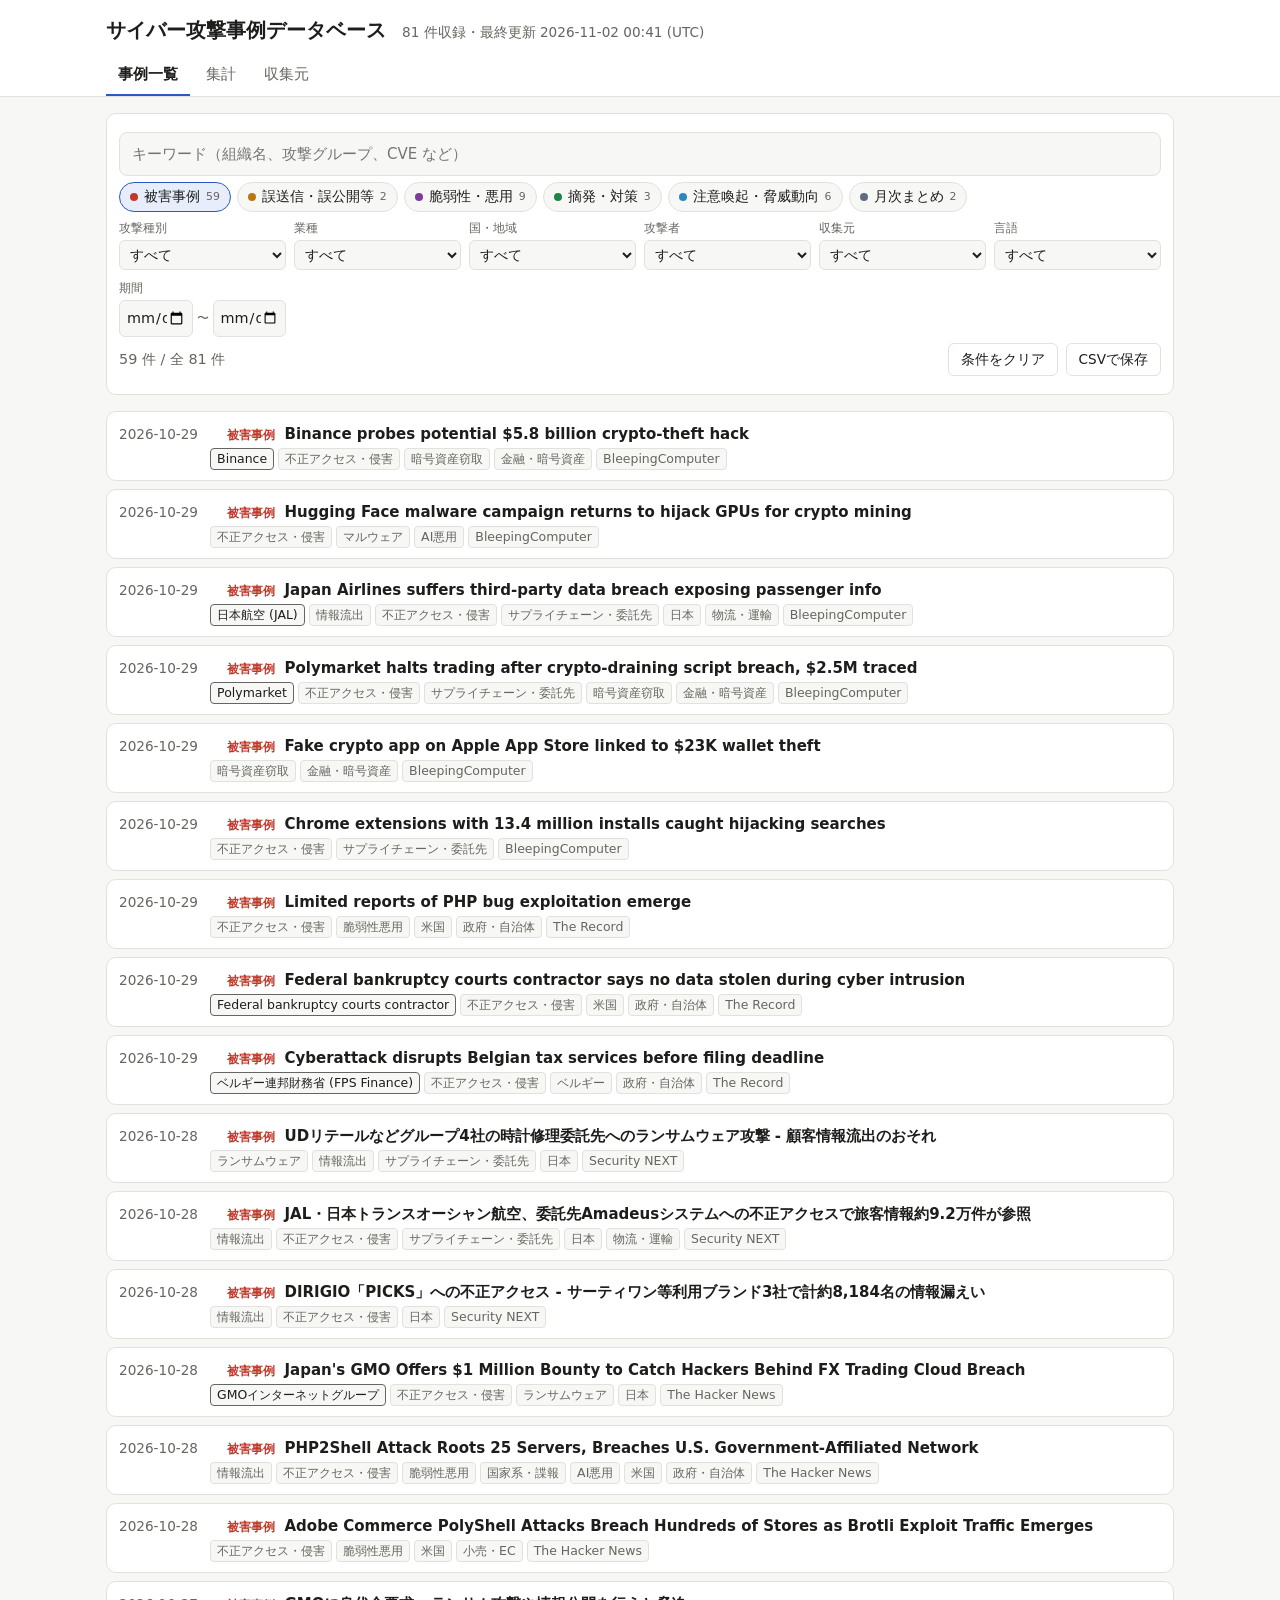
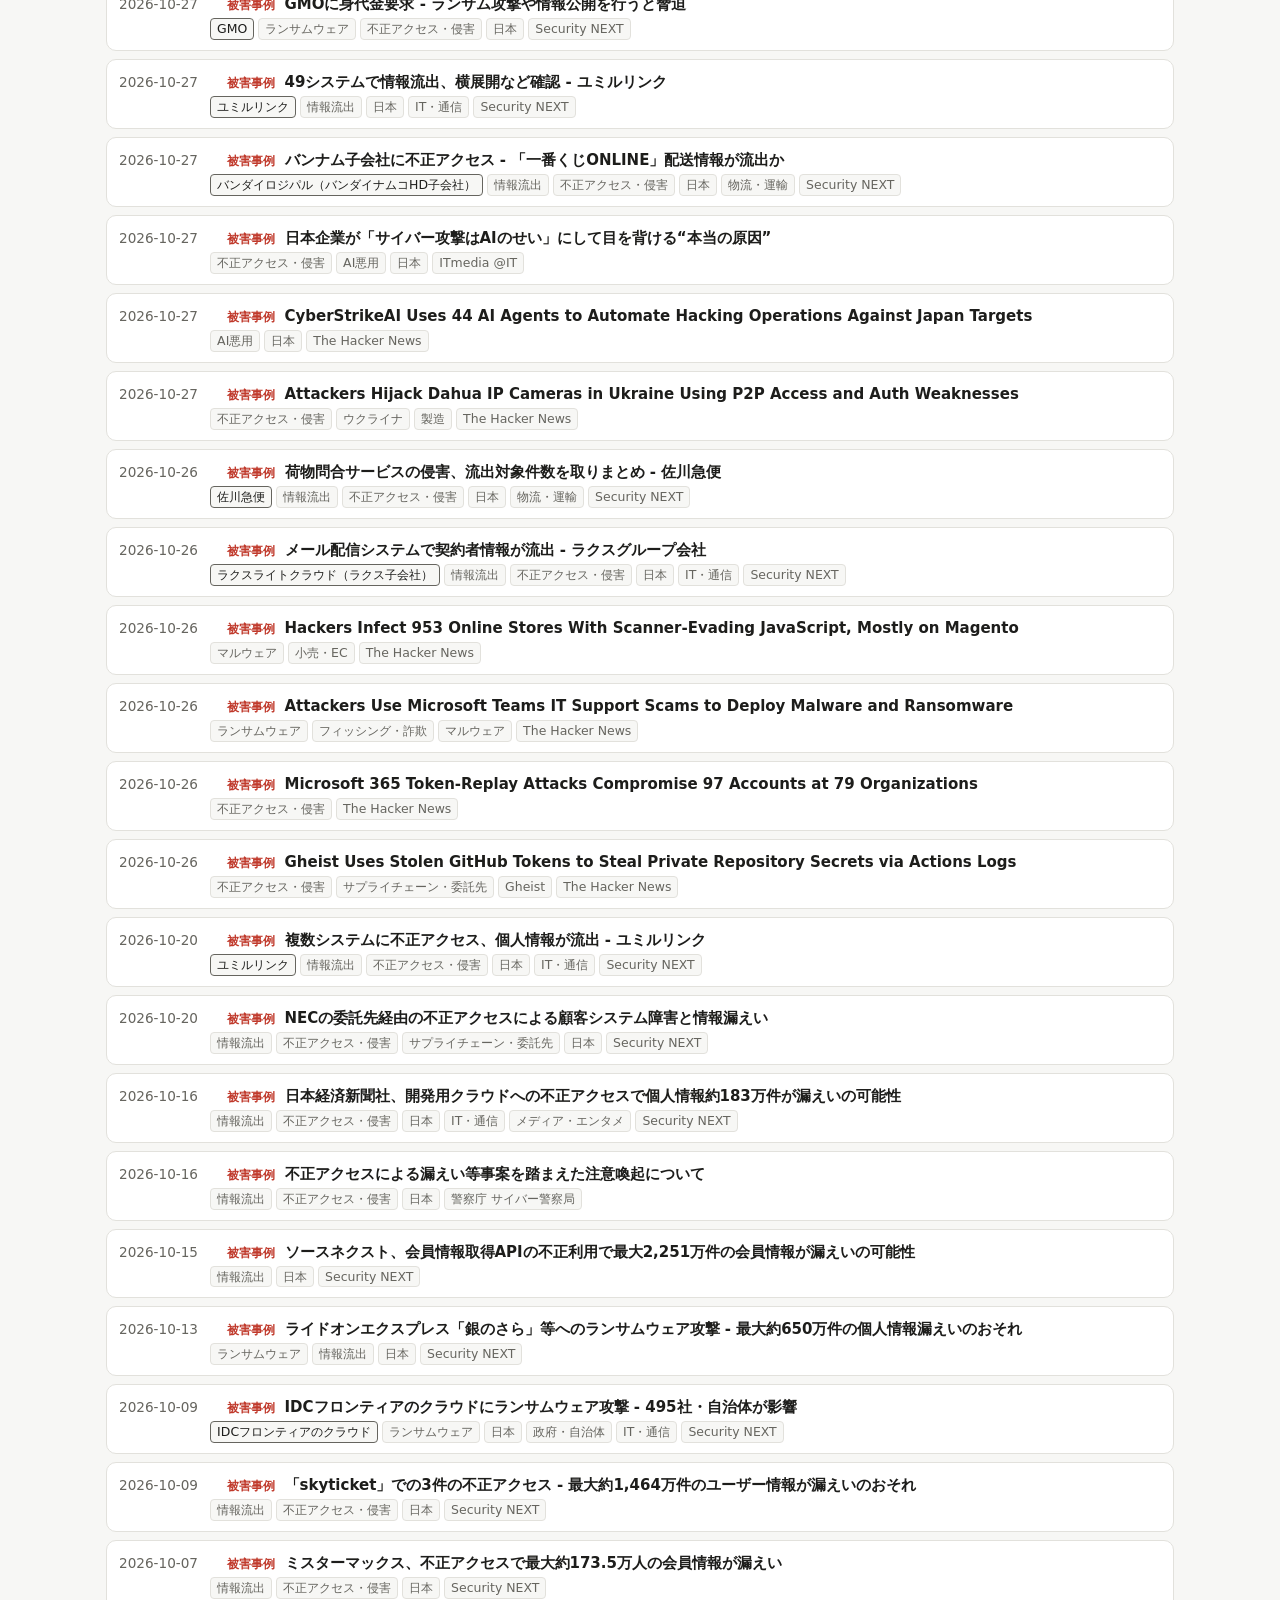
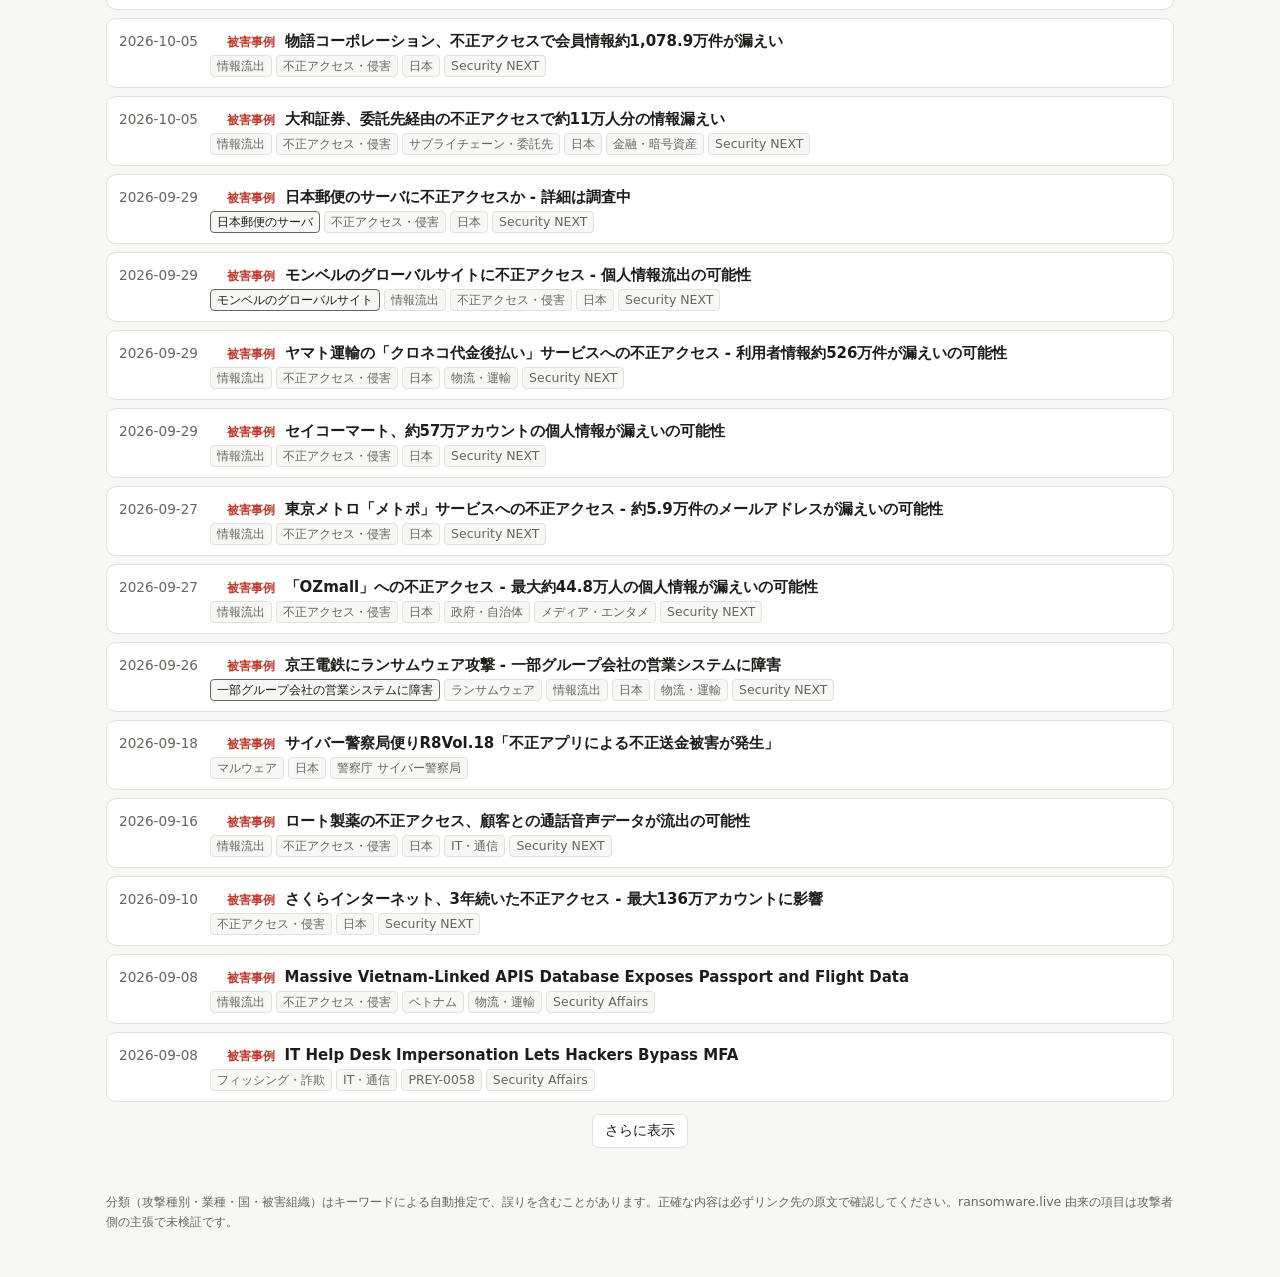
<file: docs/index.html>
<!doctype html>
<html lang="ja">
<head>
<meta charset="utf-8">
<meta name="viewport" content="width=device-width, initial-scale=1">
<title>サイバー攻撃事例データベース</title>
<meta name="description" content="国内外のセキュリティ報道・公的機関の情報から収集したサイバー攻撃事例の検索データベース">
<link rel="stylesheet" href="style.css">
</head>
<body>
<header class="top">
  <div class="wrap top-inner">
    <h1>サイバー攻撃事例データベース</h1>
    <p class="meta" id="meta">読み込み中…</p>
  </div>
  <nav class="wrap tabs" role="tablist">
    <button role="tab" class="tab" data-tab="list" aria-selected="true">事例一覧</button>
    <button role="tab" class="tab" data-tab="stats" aria-selected="false">集計</button>
    <button role="tab" class="tab" data-tab="sources" aria-selected="false">収集元</button>
  </nav>
</header>

<main class="wrap">
  <section id="filters" class="filters" aria-label="絞り込み">
    <div class="row">
      <input id="q" type="search" placeholder="キーワード（組織名、攻撃グループ、CVE など）" aria-label="キーワード">
    </div>
    <div class="row chips" id="kinds" aria-label="区分"></div>
    <div class="row selects">
      <label>攻撃種別<select id="f-attack"></select></label>
      <label>業種<select id="f-sector"></select></label>
      <label>国・地域<select id="f-country"></select></label>
      <label>攻撃者<select id="f-actor"></select></label>
      <label>収集元<select id="f-source"></select></label>
      <label>言語<select id="f-lang"><option value="">すべて</option><option value="ja">日本語</option><option value="en">英語</option></select></label>
      <label>期間<span class="dates"><input id="f-from" type="date" aria-label="開始日"><span>〜</span><input id="f-to" type="date" aria-label="終了日"></span></label>
    </div>
    <div class="row actions">
      <span id="count" class="count"></span>
      <button id="reset" class="btn">条件をクリア</button>
      <button id="csv" class="btn">CSVで保存</button>
    </div>
  </section>

  <section id="tab-list" class="panel">
    <ol id="list" class="list"></ol>
    <button id="more" class="btn more" hidden>さらに表示</button>
  </section>

  <section id="tab-stats" class="panel" hidden>
    <p class="hint">現在の絞り込み条件での集計です。</p>
    <div class="grid">
      <div class="card"><h2>月別件数</h2><div id="s-month" class="bars"></div></div>
      <div class="card"><h2>攻撃種別</h2><div id="s-attack" class="bars"></div></div>
      <div class="card"><h2>業種</h2><div id="s-sector" class="bars"></div></div>
      <div class="card"><h2>国・地域</h2><div id="s-country" class="bars"></div></div>
      <div class="card"><h2>攻撃者・グループ</h2><div id="s-actor" class="bars"></div></div>
      <div class="card"><h2>収集元</h2><div id="s-source" class="bars"></div></div>
    </div>
  </section>

  <section id="tab-sources" class="panel" hidden>
    <p class="hint">各ソースの最終取得状況です。取得に失敗しているソースは <code>config/sources.json</code> の URL を確認してください。</p>
    <table class="sources">
      <thead><tr><th>収集元</th><th>言語</th><th>状態</th><th>最終成功</th><th>件数</th></tr></thead>
      <tbody id="sources"></tbody>
    </table>
  </section>
</main>

<footer class="wrap foot">
  <p>分類（攻撃種別・業種・国・被害組織）はキーワードによる自動推定で、誤りを含むことがあります。正確な内容は必ずリンク先の原文で確認してください。ransomware.live 由来の項目は攻撃者側の主張で未検証です。</p>
</footer>

<template id="item-tpl">
  <li class="item">
    <button class="item-head" aria-expanded="false">
      <span class="date"></span>
      <span class="kind"></span>
      <span class="title"></span>
    </button>
    <div class="item-sub"></div>
    <div class="item-body" hidden></div>
  </li>
</template>

<script src="app.js"></script>
</body>
</html>
</file>
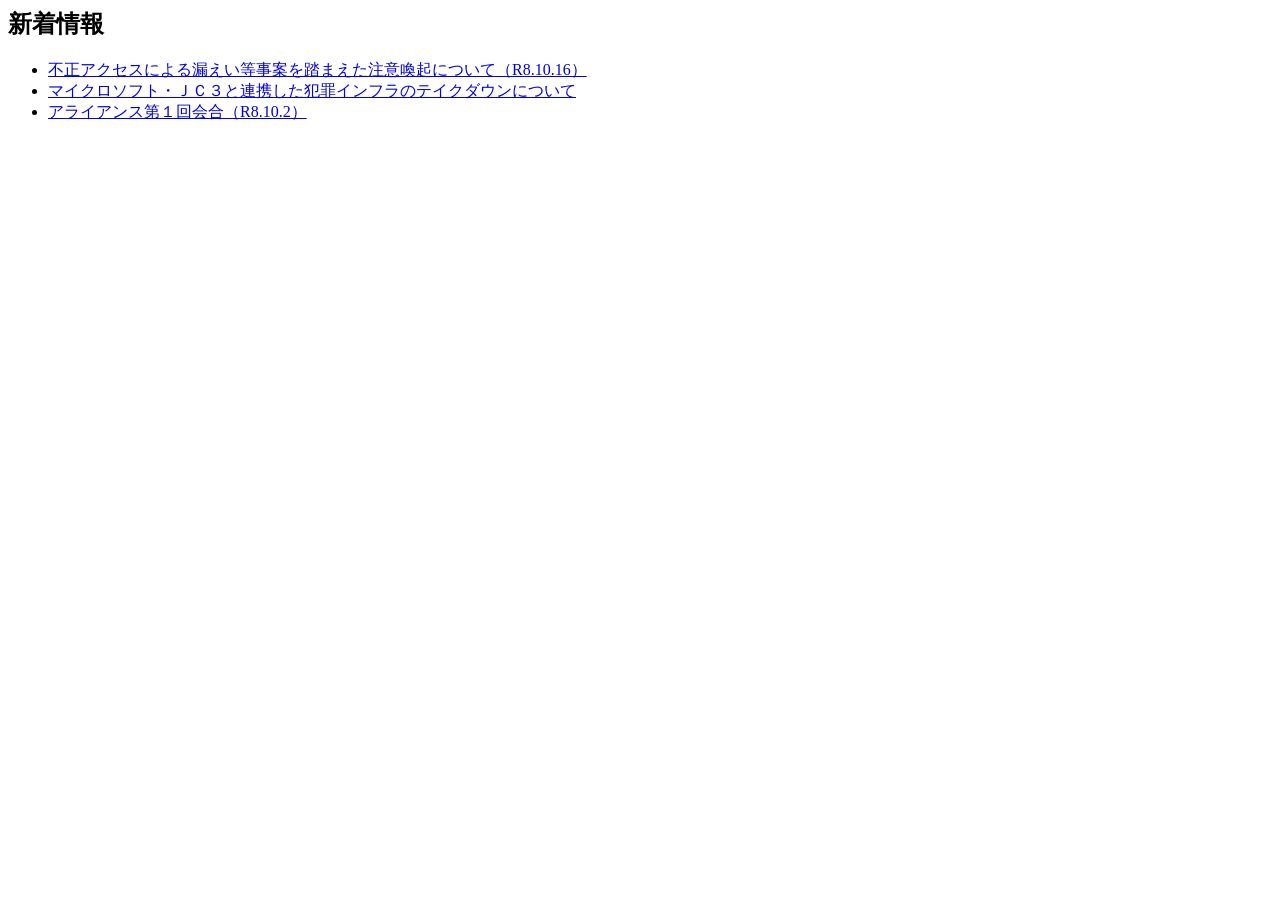
<file: tests/fixtures/npa.html>
<html><body><h2>新着情報</h2><ul>
<li><a href="/bureau/cyber/koho/caution/caution20261000.html">不正アクセスによる漏えい等事案を踏まえた注意喚起について（R8.10.16）</a></li>
<li><a href="https://www.npa.go.jp/bureau/cyber/koho/news/20261015.html">マイクロソフト・ＪＣ３と連携した犯罪インフラのテイクダウンについて</a></li>
<li><a href="/bureau/cyber/what-we-do/alliance.html">アライアンス第１回会合（R8.10.2）</a></li>
</ul></body></html>
</file>
<file: docs/style.css>
:root {
  --bg: #f7f7f5;
  --surface: #ffffff;
  --text: #1d1d1b;
  --muted: #66655f;
  --line: #e2e1dc;
  --accent: #2b59c3;
  --accent-weak: #e7edfa;
  --k-incident: #c0392b;
  --k-mishandling: #b9770e;
  --k-vulnerability: #7d3c98;
  --k-enforcement: #1e8449;
  --k-advisory: #2e86c1;
  --k-summary: #5d6d7e;
  --bar: #2b59c3;
  color-scheme: light;
}
@media (prefers-color-scheme: dark) {
  :root:not([data-theme="light"]) {
    --bg: #141413; --surface: #1e1e1c; --text: #ecebe6; --muted: #a3a29b; --line: #34332f;
    --accent: #8fb0ff; --accent-weak: #253150; --bar: #8fb0ff;
    --k-incident: #ff7b6b; --k-mishandling: #f5b041; --k-vulnerability: #c39bd3;
    --k-enforcement: #58d68d; --k-advisory: #7fb3d5; --k-summary: #aab7b8;
    color-scheme: dark;
  }
}
:root[data-theme="dark"] {
  --bg: #141413; --surface: #1e1e1c; --text: #ecebe6; --muted: #a3a29b; --line: #34332f;
  --accent: #8fb0ff; --accent-weak: #253150; --bar: #8fb0ff;
  --k-incident: #ff7b6b; --k-mishandling: #f5b041; --k-vulnerability: #c39bd3;
  --k-enforcement: #58d68d; --k-advisory: #7fb3d5; --k-summary: #aab7b8;
  color-scheme: dark;
}

* { box-sizing: border-box; }
body {
  margin: 0; background: var(--bg); color: var(--text);
  font: 15px/1.6 system-ui, -apple-system, "Hiragino Sans", "Noto Sans JP", "Yu Gothic UI", sans-serif;
}
a { color: var(--accent); }
.wrap { max-width: 1100px; margin: 0 auto; padding: 0 16px; }

.top { background: var(--surface); border-bottom: 1px solid var(--line); position: sticky; top: 0; z-index: 5; }
.top-inner { padding-top: 14px; display: flex; flex-wrap: wrap; align-items: baseline; gap: 4px 16px; }
h1 { font-size: 1.25rem; margin: 0; }
.meta { margin: 0; color: var(--muted); font-size: .85rem; }
.tabs { display: flex; gap: 4px; padding-top: 8px; }
.tab {
  border: 0; background: none; color: var(--muted); font: inherit; padding: 8px 12px; cursor: pointer;
  border-bottom: 2px solid transparent;
}
.tab[aria-selected="true"] { color: var(--text); border-bottom-color: var(--accent); font-weight: 600; }

.filters { background: var(--surface); border: 1px solid var(--line); border-radius: 10px; padding: 12px; margin: 16px 0; }
.row { margin: 6px 0; }
#q {
  width: 100%; font: inherit; padding: 9px 12px; border: 1px solid var(--line); border-radius: 8px;
  background: var(--bg); color: var(--text);
}
.chips { display: flex; flex-wrap: wrap; gap: 6px; }
.chip {
  font: inherit; font-size: .85rem; border: 1px solid var(--line); background: var(--bg); color: var(--text);
  border-radius: 999px; padding: 3px 10px; cursor: pointer; display: inline-flex; gap: 6px; align-items: center;
}
.chip[aria-pressed="true"] { background: var(--accent-weak); border-color: var(--accent); }
.chip .dot { width: 8px; height: 8px; border-radius: 50%; }
.chip .n { color: var(--muted); font-size: .8em; }
.selects { display: grid; grid-template-columns: repeat(auto-fill, minmax(160px, 1fr)); gap: 8px; }
.selects label { display: flex; flex-direction: column; font-size: .78rem; color: var(--muted); gap: 2px; min-width: 0; }
.selects select, .selects input {
  font: inherit; font-size: .9rem; padding: 5px 6px; border: 1px solid var(--line); border-radius: 6px;
  background: var(--bg); color: var(--text); min-width: 0; width: 100%;
}
.dates { display: flex; gap: 4px; align-items: center; }
.actions { display: flex; gap: 8px; align-items: center; flex-wrap: wrap; }
.count { margin-right: auto; color: var(--muted); font-size: .9rem; }
.btn {
  font: inherit; font-size: .85rem; border: 1px solid var(--line); background: var(--surface); color: var(--text);
  border-radius: 6px; padding: 5px 12px; cursor: pointer;
}
.btn:hover { border-color: var(--accent); }

.list { list-style: none; margin: 0; padding: 0; }
.item { background: var(--surface); border: 1px solid var(--line); border-radius: 10px; margin-bottom: 8px; }
.item-head {
  all: unset; box-sizing: border-box; width: 100%; cursor: pointer; display: grid;
  grid-template-columns: 6.5em auto 1fr; gap: 10px; align-items: baseline; padding: 10px 12px 2px;
}
.item-head:focus-visible { outline: 2px solid var(--accent); border-radius: 10px; }
.date { color: var(--muted); font-size: .85rem; font-variant-numeric: tabular-nums; }
.kind { font-size: .75rem; font-weight: 600; white-space: nowrap; color: var(--kc); }
.title { font-weight: 600; overflow-wrap: anywhere; }
.item-sub { padding: 0 12px 10px calc(6.5em + 22px); display: flex; flex-wrap: wrap; gap: 4px; font-size: .78rem; }
.tag { background: var(--bg); border: 1px solid var(--line); border-radius: 4px; padding: 0 6px; color: var(--muted); }
.tag.victim { color: var(--text); border-color: var(--muted); }
.tag.warn { color: var(--k-mishandling); border-color: var(--k-mishandling); }
.item-body { padding: 0 12px 12px calc(6.5em + 22px); font-size: .9rem; }
.item-body p { margin: 4px 0 8px; }
.item-body dl { display: grid; grid-template-columns: max-content 1fr; gap: 2px 12px; margin: 0 0 8px; font-size: .85rem; }
.item-body dt { color: var(--muted); }
.item-body dd { margin: 0; overflow-wrap: anywhere; }
.more { display: block; margin: 12px auto 24px; }
.empty { text-align: center; color: var(--muted); padding: 32px 0; }

.grid { display: grid; grid-template-columns: repeat(auto-fill, minmax(320px, 1fr)); gap: 12px; }
.card { background: var(--surface); border: 1px solid var(--line); border-radius: 10px; padding: 12px; min-width: 0; }
.card h2 { font-size: .95rem; margin: 0 0 8px; }
.bars { display: grid; grid-template-columns: minmax(0, 10.5em) 1fr 2.5em; gap: 4px 8px; align-items: center; font-size: .82rem; }
.bars .lbl { overflow: hidden; text-overflow: ellipsis; white-space: nowrap; }
.bars .track { background: var(--bg); border-radius: 3px; height: 12px; }
.bars .fill { background: var(--bar); height: 100%; border-radius: 3px; min-width: 2px; }
.bars .val { text-align: right; color: var(--muted); font-variant-numeric: tabular-nums; }
.bars button.lbl { all: unset; cursor: pointer; overflow: hidden; text-overflow: ellipsis; white-space: nowrap; }
.bars button.lbl:hover { color: var(--accent); }
.hint { color: var(--muted); font-size: .85rem; }

.sources { width: 100%; border-collapse: collapse; background: var(--surface); border: 1px solid var(--line); font-size: .9rem; }
.sources th, .sources td { text-align: left; padding: 8px 10px; border-bottom: 1px solid var(--line); }
.sources th { color: var(--muted); font-weight: 500; font-size: .8rem; }
.ok { color: var(--k-enforcement); }
.ng { color: var(--k-incident); }
.na { color: var(--muted); }
.err { display: block; color: var(--muted); font-size: .75rem; overflow-wrap: anywhere; }

.foot { color: var(--muted); font-size: .78rem; padding-top: 8px; padding-bottom: 32px; }

@media (max-width: 640px) {
  .item-head { grid-template-columns: auto 1fr; }
  .item-head .title { grid-column: 1 / -1; }
  .item-sub, .item-body { padding-left: 12px; }
  .sources th:nth-child(2), .sources td:nth-child(2) { display: none; }
  .sources { font-size: .82rem; }
}
</file>
